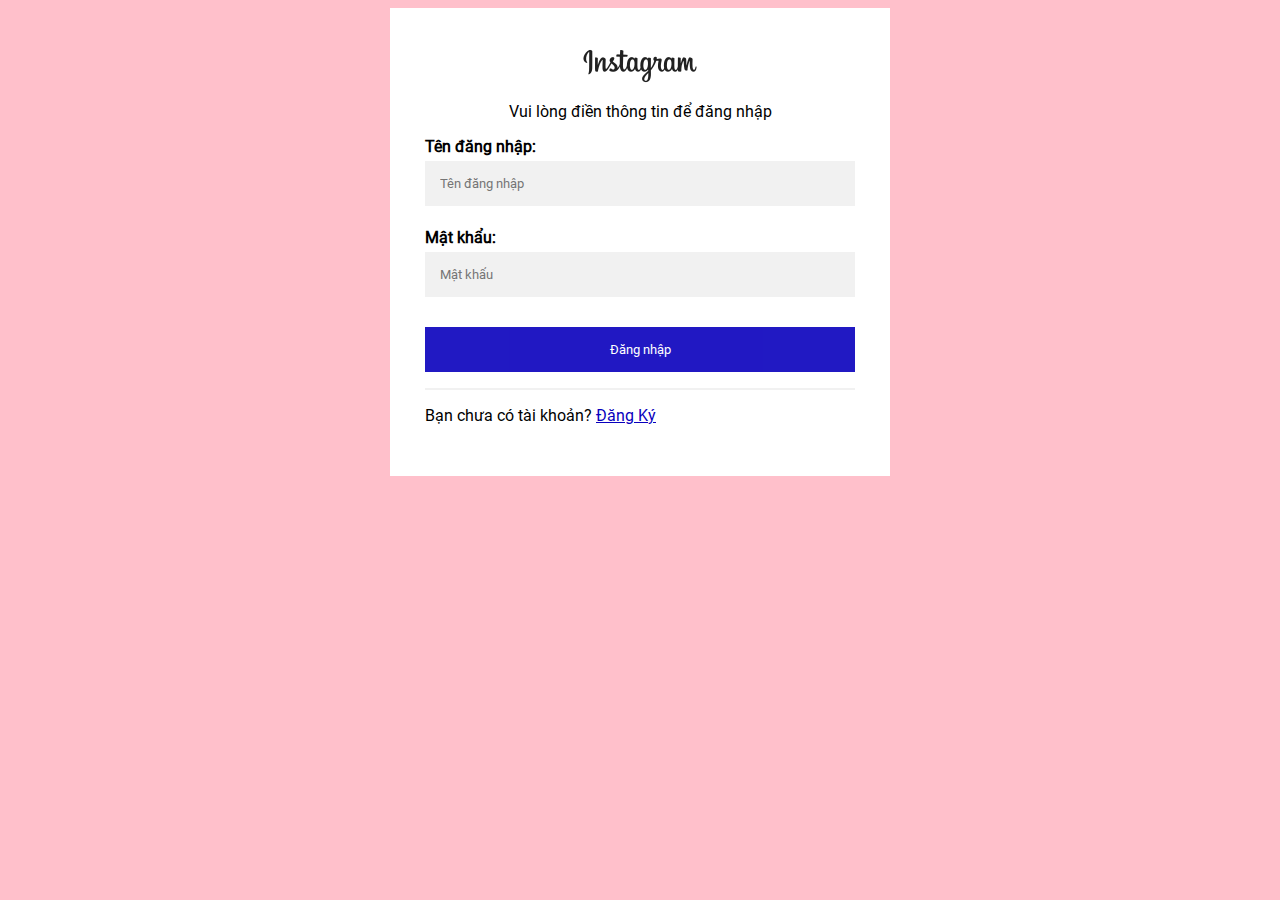
<file: index.html>
<html>

<head>
    <meta charset="utf-8">
    <link rel="stylesheet" href="./css/index.css" />
    <script></script>
</head>

<body>

    <form action="" method="POST">

        <div class="register">
            <div class="logo">
                <img src="img/logo_ig.png" class="logo" alt="" />
                <p>Vui lòng điền thông tin để đăng nhập</p>
            </div>

            <label for="username"><b>Tên đăng nhập:</b></label>
            <input type="text" placeholder="Tên đăng nhập" name="username" class="username">
            <label for="password"><b>Mật khẩu:</b></label>
            <input type="password" placeholder="Mật khẩu" name="password" class="password">

            <button type="submit" class="btnLogin" onclick="login();">Đăng nhập</button>
            <hr>
            <div class="input-signup">
                <p>Bạn chưa có tài khoản? <a href="./sign_up.html">Đăng Ký</a></p>
            </div>
        </div>

    </form>
</body>
<script src="./js/index.js"></script>

</html>
</file>
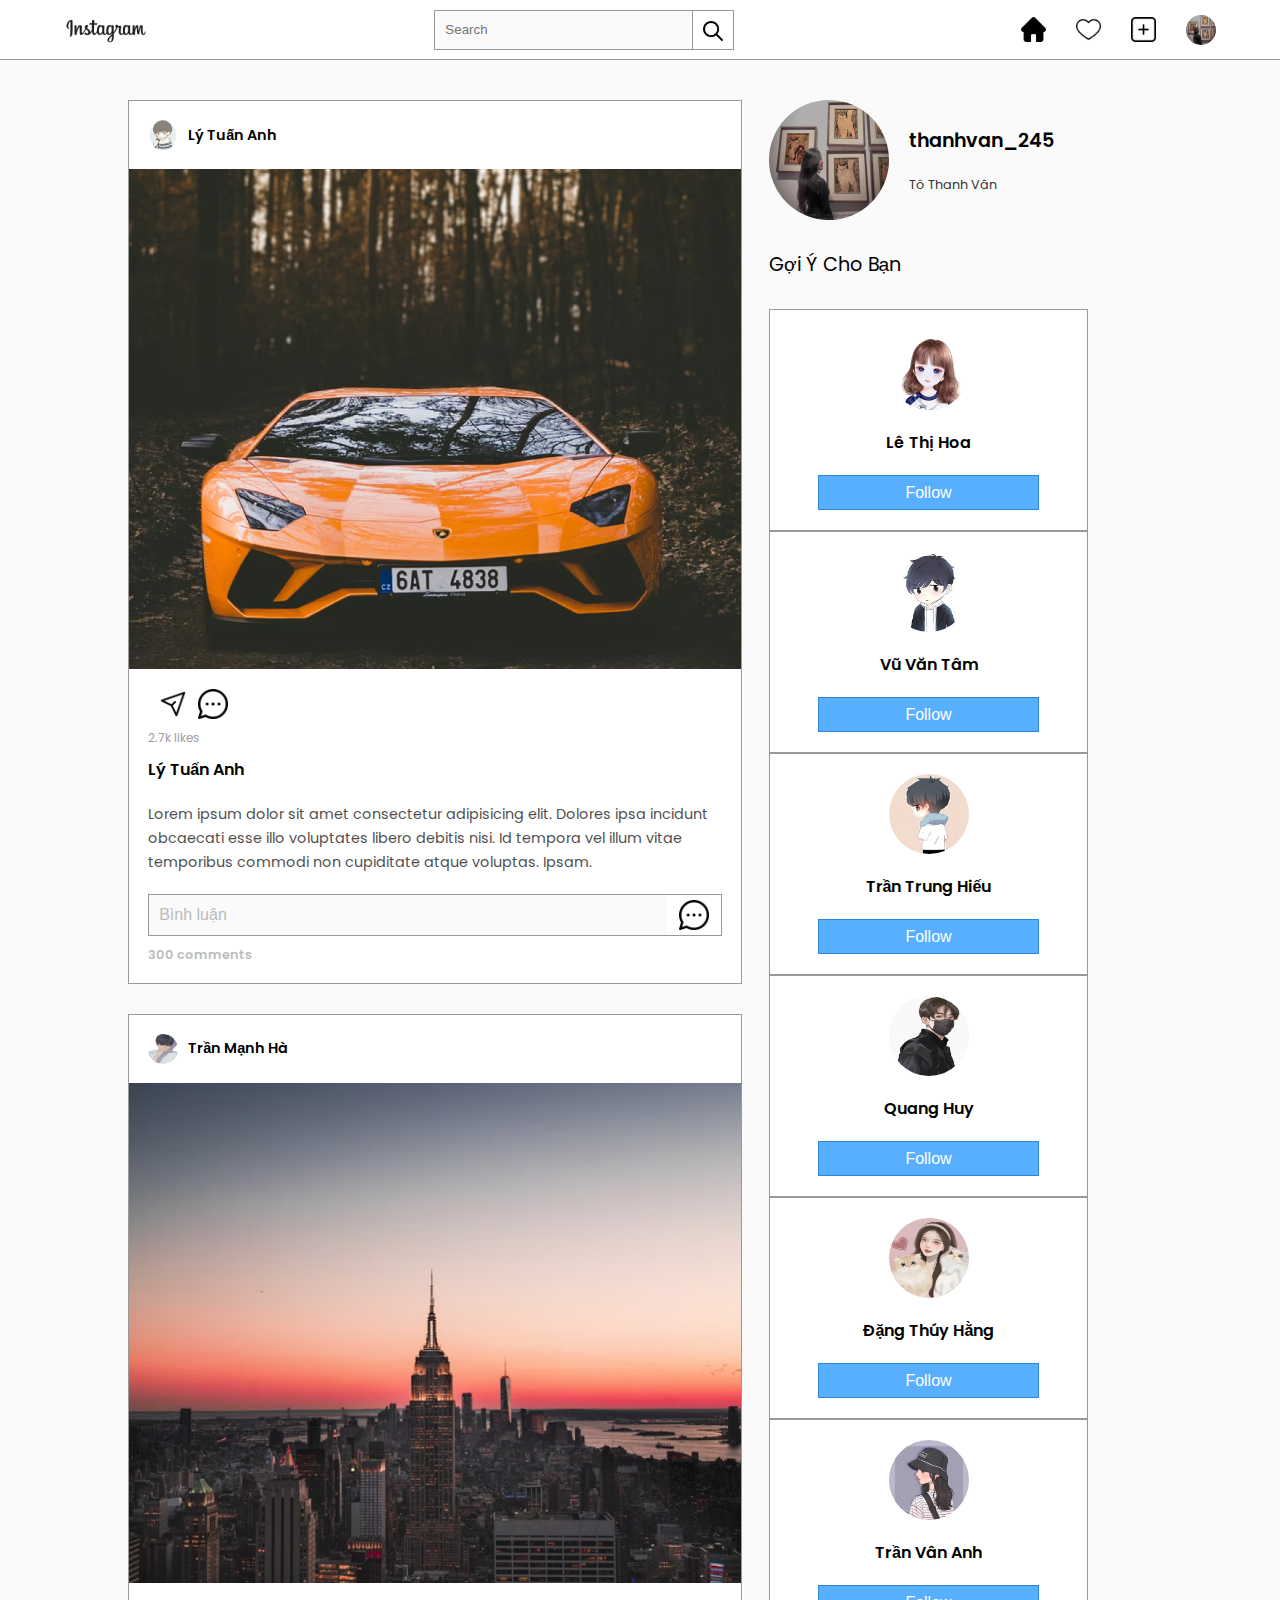
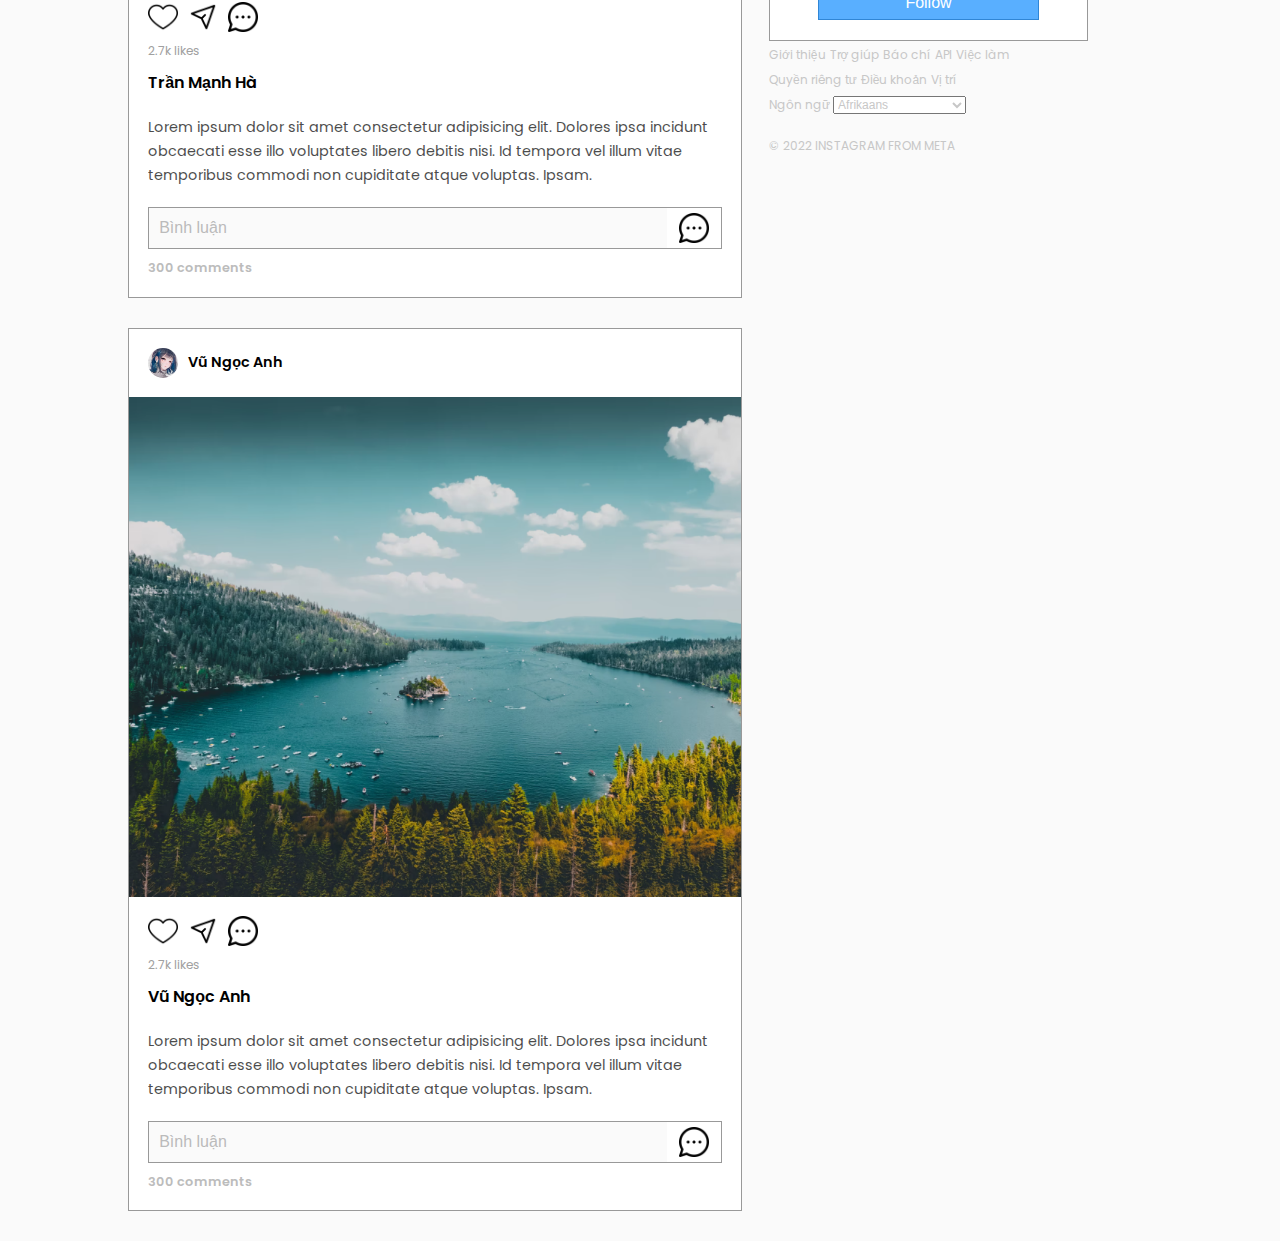
<file: home.html>
<!DOCTYPE html>
<html lang="en">

<head>
    <meta charset="UTF-8" />
    <meta http-equiv="X-UA-Compatible" content="IE=edge" />
    <meta name="viewport" content="width=device-width, initial-scale=1.0" />
    <title>MeiBo</title>

    <link href="https://fonts.googleapis.com/css2?family=Poppins:wght@400;500;600&display=swap" rel="stylesheet" />
    <link rel="stylesheet" href="css/home.css" />
    <!--<linkl rel="stylesheet" href="https://cdnjs.cloudflare.com/ajax/libs/font-awesome/6.2.0/css/all.min.css?fbclid=IwAR3EJeESrZNkqrxdcHBiPWRizqS9qOAC9x2pk9y7wqJoox27mmYKzLcHvLrU"-->
</head>

<body>
    <!-- 
    ***
    *** HEADER 
    ***
    -->
    <div class="header">
        <!--<img src="img/logo_ig.png" class="logo" alt="" />-->
        <div class="logo">
            <a href="./home.html"><img src="img/logo_ig.png" class="logo" alt="" /></a>
        </div>
        <form class="search-box">
            <input type="text" placeholder="search" name="search-query" id="search-input" />
            <button class="search-btn" type="submit">
                <img src="img/icon/search.png" class="search-icon" alt="" />
            </button>
        </form>
        <div class="nav-links">
            <a href="#" class="nav-links"><img src="img/icon/home-fill.png" class="nav-icon" alt="" /></a>
            <div class="activity-log">
                <img src="img/icon/heart-nofill.png" class="nav-icon" alt="" />
                <div class="activity-container hide">
                    <div class="activity-card">
                        <img src="img/v.jpg" class="user-img" alt="" />
                        <p class="activity">liked your post</p>
                        <img src="img/posts/post1.png" class="activity-post" alt="" />
                    </div>
                    <div class="activity-card">
                        <img src="img/user2.jpg" class="user-img" alt="" />
                        <p class="activity">liked your post</p>
                        <img src="img/posts/post1.png" class="activity-post" alt="" />
                    </div>
                    <div class="activity-card">
                        <img src="img/1.jpg" class="user-img" alt="" />
                        <p class="activity">liked your post</p>
                        <img src="img/posts/post1.png" class="activity-post" alt="" />
                    </div>
                    <div class="activity-card">
                        <img src="img/user3.jpg" class="user-img" alt="" />
                        <p class="activity">liked your post</p>
                        <img src="img/posts/post1.png" class="activity-post" alt="" />
                    </div>
                </div>
            </div>
            <a href="#" class="nav-links"><img src="img/icon/add-nofill.png" class="nav-icon" alt="" /></a>
            <a href="#" class="nav-links"><img src="img/1.jpg" class="nav-icon user-profile" alt="" /></a>
        </div>
    </div>

    <!-- 
    ***
    *** MAIN 
    ***
    -->
    <div class="main">
        <!-- POST -->
        <div class="post-container">
            <div class="post">
                <div class="post-header">
                    <img src="img/user8.jpg" class="user-icon" alt="" />
                    <p class="username">Lý Tuấn Anh</p>
                </div>
                <div class="post-feed">
                    <div class="post-overlays">
                        <img src="img/icon/red-heart.png" class="like-icon" alt="" />
                        <div class="share-window">
                            <h1 class="title">share the post with others</h1>
                            <div class="share-link-container">
                                <input type="text" id="share-link" value="https://www.socialize.com/post/234234234234" disabled />
                                <button class="copy-btn">copy</button>
                            </div>
                        </div>
                    </div>
                    <div class="post-img-container">
                        <img src="img/posts/post1.png" alt="" />
                        <img src="img/posts/post2.png" alt="" />
                        <img src="img/posts/post3.png" alt="" />
                        <img src="img/posts/post4.png" alt="" />
                        <img src="img/posts/post5.png" alt="" />
                    </div>
                </div>
                <div class="post-detail">
                    <div class="detail-intracables">
                        <i class="fas fa-heart"></i>
                        <!--<img src="img/icon/heart-nofill.png" class="like-btn" alt="" />-->
                        <img src="img/icon/send-nofill.png" class="send-btn" alt="" />
                        <img src="img/icon/comment-nofill.png" class="comment-btn" alt="" />
                    </div>
                    <span class="likes">2.7k likes</span>
                    <p class="username">Lý Tuấn Anh</p>
                    <p class="post-des">
                        Lorem ipsum dolor sit amet consectetur adipisicing elit. Dolores ipsa incidunt obcaecati esse illo voluptates libero debitis nisi. Id tempora vel illum vitae temporibus commodi non cupiditate atque voluptas. Ipsam.
                    </p>

                    <div class="comment-box">
                        <input type="text" id="comment-input" placeholder="Bình luận" />
                        <button class="add-comment-btn">
                            <img src="img/icon/comment-nofill.png" alt="" />
                        </button>
                    </div>

                    <span class="comment-count">300 comments</span>
                </div>
            </div>
            <div class="post">
                <div class="post-header">
                    <img src="img/user9.jpg" class="user-icon" alt="" />
                    <p class="username">Trần Mạnh Hà</p>
                </div>
                <div class="post-feed">
                    <div class="post-overlays">
                        <img src="img/icon/red-heart.png" class="like-icon" alt="" />
                        <div class="share-window">
                            <h1 class="title">share the post with others</h1>
                            <div class="share-link-container">
                                <input type="text" id="share-link" value="https://www.socialize.com/post/234234234234" disabled />
                                <button class="copy-btn">copy</button>
                            </div>
                        </div>
                    </div>
                    <div class="post-img-container">
                        <img src="img/post2.png" alt="" />
                    </div>
                </div>
                <div class="post-detail">
                    <div class="detail-intracables">
                        <img src="img/icon/heart-nofill.png" class="like-btn" alt="" />
                        <img src="img/icon/send-nofill.png" class="send-btn" alt="" />
                        <img src="img/icon/comment-nofill.png" class="comment-btn" alt="" />
                    </div>
                    <span class="likes">2.7k likes</span>
                    <p class="username">Trần Mạnh Hà</p>
                    <p class="post-des">
                        Lorem ipsum dolor sit amet consectetur adipisicing elit. Dolores ipsa incidunt obcaecati esse illo voluptates libero debitis nisi. Id tempora vel illum vitae temporibus commodi non cupiditate atque voluptas. Ipsam.
                    </p>

                    <div class="comment-box">
                        <input type="text" id="comment-input" placeholder="Bình luận" />
                        <button class="add-comment-btn">
                            <img src="img/icon/comment-nofill.png" alt="" />
                        </button>
                    </div>

                    <span class="comment-count">300 comments</span>
                </div>
            </div>
            <div class="post">
                <div class="post-header">
                    <img src="img/user10.jpeg" class="user-icon" alt="" />
                    <p class="username">Vũ Ngọc Anh</p>
                </div>
                <div class="post-feed">
                    <div class="post-overlays">
                        <img src="img/icon/red-heart.png" class="like-icon" alt="" />
                        <div class="share-window">
                            <h1 class="title">share the post with others</h1>
                            <div class="share-link-container">
                                <input type="text" id="share-link" value="https://www.socialize.com/post/234234234234" disabled />
                                <button class="copy-btn">copy</button>
                            </div>
                        </div>
                    </div>
                    <div class="post-img-container">
                        <img src="img/post3.png" alt="" />
                    </div>
                </div>
                <div class="post-detail">
                    <div class="detail-intracables">
                        <img src="img/icon/heart-nofill.png" class="like-btn" alt="" />
                        <img src="img/icon/send-nofill.png" class="send-btn" alt="" />
                        <img src="img/icon/comment-nofill.png" class="comment-btn" alt="" />
                    </div>
                    <span class="likes">2.7k likes</span>
                    <p class="username">Vũ Ngọc Anh</p>
                    <p class="post-des">
                        Lorem ipsum dolor sit amet consectetur adipisicing elit. Dolores ipsa incidunt obcaecati esse illo voluptates libero debitis nisi. Id tempora vel illum vitae temporibus commodi non cupiditate atque voluptas. Ipsam.
                    </p>

                    <div class="comment-box">
                        <input type="text" id="comment-input" placeholder="Bình luận" />
                        <button class="add-comment-btn">
                            <img src="img/icon/comment-nofill.png" alt="" />
                        </button>
                    </div>

                    <span class="comment-count">300 comments</span>
                </div>
            </div>
        </div>
    </div>

    <!-- 
    ***
    *** FOOTER 
    ***
    -->
    <div class="footer">

        <!-- MAIN RIGHT -->
        <div class="user-about-section">
            <div class="user-info">
                <img src="img/1.jpg" class="user-dp" alt="" />
                <div class="info-container">
                    <h1 class="name">thanhvan_245</h1>
                    <p>
                        Tô Thanh Vân
                    </p>
                </div>
            </div>
            <h1 class="suggestion-heading">Gợi ý cho bạn</h1>
            <div class="suggestion-container">
                <div class="user-card">
                    <img src="img/user1.jpg" class="user-dp" alt="" />
                    <p class="username">Lê Thị Hoa</p>
                    <button class="follow-btn">follow</button>
                </div>
                <div class="user-card">
                    <img src="img/user2.jpg" class="user-dp" alt="" />
                    <p class="username">Vũ Văn Tâm</p>
                    <button class="follow-btn">follow</button>
                </div>
                <div class="user-card">
                    <img src="img/user3.jpg" class="user-dp" alt="" />
                    <p class="username">Trần Trung Hiếu</p>
                    <button class="follow-btn">follow</button>
                </div>
                <div class="user-card">
                    <img src="img/user4.jpg" class="user-dp" alt="" />
                    <p class="username">Quang Huy</p>
                    <button class="follow-btn">follow</button>
                </div>
                <div class="user-card">
                    <img src="img/user5.jpg" class="user-dp" alt="" />
                    <p class="username">Đặng Thúy Hằng</p>
                    <button class="follow-btn">follow</button>
                </div>
                <div class="user-card">
                    <img src="img/user6.jpg" class="user-dp" alt="" />
                    <p class="username">Trần Vân Anh</p>
                    <button class="follow-btn">follow</button>
                </div>
            </div>
        </div>

        <!-- COPYRIGHT -->
        <div class="footer-content">

            <ul class="footer-links">
                <li class="footer-link">
                    <a class="link" href="https://about.instagram.com/" target="_blank">
                        <span>Giới thiệu</span>
                    </a>
                </li>
                <li class="footer-link"><a class="link" href="https://help.instagram.com/" target="_blank"><span>Trợ
                            giúp</span></a></li>
                <li class="footer-link"><a class="link" href="https://about.instagram.com/blog/" target="_blank"><span>Báo chí</span></a></li>
                <li class="footer-link"><a class="link" href="https://developers.facebook.com/docs/instagram" target="_blank"><span>API</span></a></li>
                <li class="footer-link"><a class="link" href="/about/jobs/" target="_blank"><span>Việc làm</span></a>
                </li>
                <li class="footer-link"><a class="link" href="/legal/privacy/" target="_blank"><span>Quyền riêng
                            tư</span></a></li>
                <li class="footer-link"><a class="link" href="/legal/terms/" target="_blank"><span>Điều khoản</span></a>
                </li>
                <li class="footer-link"><a class="link" href="/explore/locations/" target="_blank"><span>Vị
                            trí</span></a></li>
                <li class="footer-link">
                    <span class="language"><span class="language-title">Ngôn ngữ</span>
                    <select aria-label="Chuyển ngôn ngữ hiển thị" class="language-select">
                            <option value="af">Afrikaans</option>
                            <option value="cs">Čeština</option>
                            <option value="da">Dansk</option>
                            <option value="de">Deutsch</option>
                            <option value="el">Ελληνικά</option>
                            <option value="en">English</option>
                            <option value="en-gb">English (UK)</option>
                            <option value="es">Español (España)</option>
                            <option value="es-la">Español</option>
                            <option value="fi">Suomi</option>
                            <option value="fr">Français</option>
                            <option value="id">Bahasa Indonesia</option>
                            <option value="it">Italiano</option>
                            <option value="ja">日本語</option>
                            <option value="ko">한국어</option>
                            <option value="ms">Bahasa Melayu</option>
                            <option value="nb">Norsk</option>
                            <option value="nl">Nederlands</option>
                            <option value="pl">Polski</option>
                            <option value="pt-br">Português (Brasil)</option>
                            <option value="pt">Português (Portugal)</option>
                            <option value="ru">Русский</option>
                            <option value="sv">Svenska</option>
                            <option value="th">ภาษาไทย</option>
                            <option value="tl">Filipino</option>
                            <option value="tr">Türkçe</option>
                            <option value="zh-cn">中文(简体)</option>
                            <option value="zh-tw">中文(台灣)</option>
                            <option value="bn">বাংলা</option>
                            <option value="gu">ગુજરાતી</option>
                            <option value="hi">हिन्दी</option>
                            <option value="hr">Hrvatski</option>
                            <option value="hu">Magyar</option>
                            <option value="kn">ಕನ್ನಡ</option>
                            <option value="ml">മലയാളം</option>
                            <option value="mr">मराठी</option>
                            <option value="ne">नेपाली</option>
                            <option value="pa">ਪੰਜਾਬੀ</option>
                            <option value="si">සිංහල</option>
                            <option value="sk">Slovenčina</option>
                            <option value="ta">தமிழ்</option>
                            <option value="te">తెలుగు</option>
                            <option value="vi">Tiếng Việt</option>
                            <option value="zh-hk">中文(香港)</option>
                            <option value="bg">Български</option>
                            <option value="fr-ca">Français (Canada)</option>
                            <option value="ro">Română</option>
                            <option value="sr">Српски</option>
                            <option value="uk">Українська</option>
                        </select>
                    </span>
                </li>
            </ul>

            <span class="copyright">© 2022 Instagram from Meta</span>
        </div>
    </div>

</body>

</html>

</html>
</file>
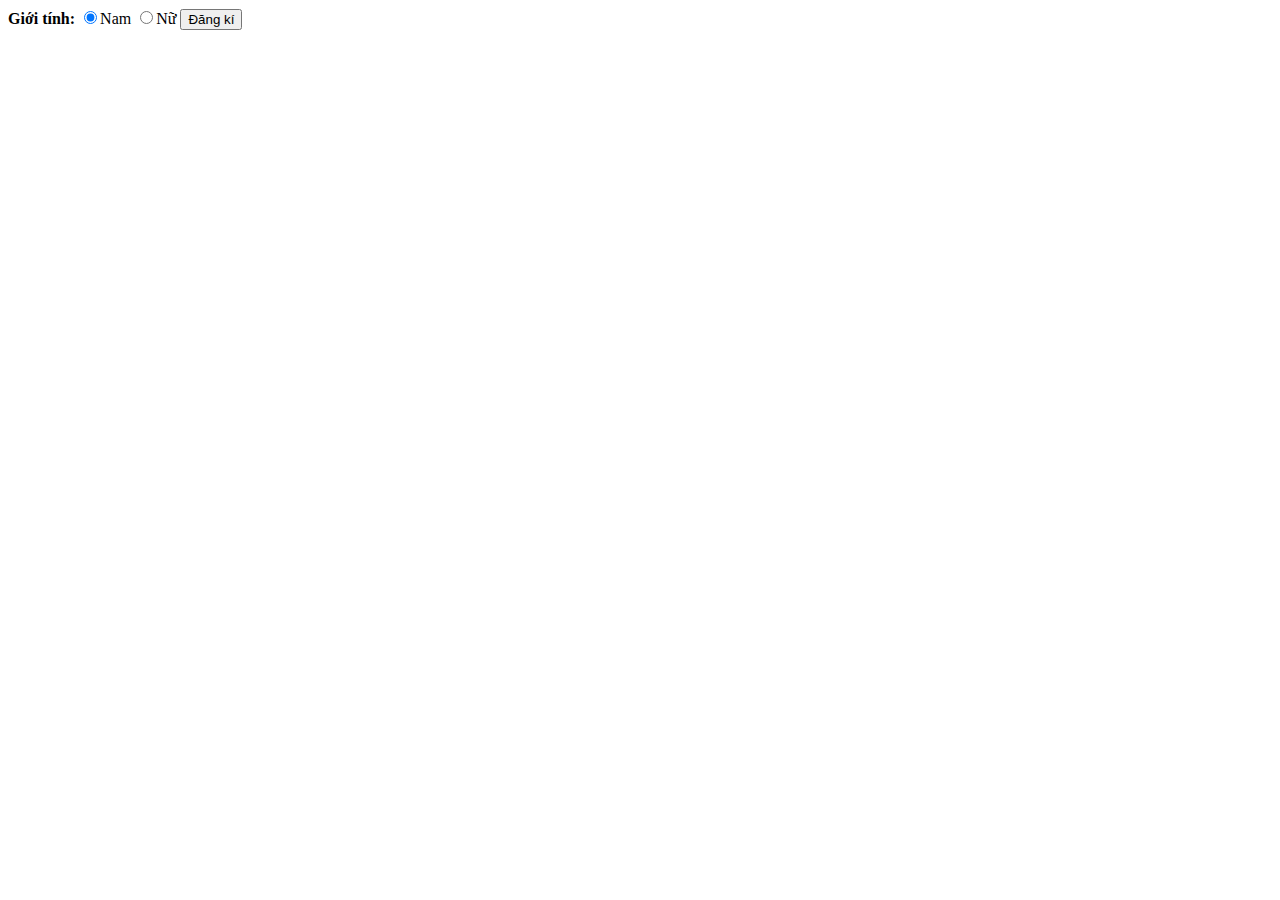
<file: info.html>
<!DOCTYPE html>
<html lang="en">

<head>
    <meta charset="UTF-8">
    <meta http-equiv="X-UA-Compatible" content="IE=edge">
    <meta name="viewport" content="width=device-width, initial-scale=1.0">
    <title>Document</title>
</head>

<body>

    <form action="" method="POST">
        <label for="gioitinh"><b>Giới tính:</b></label>
        <input type="radio" name="gender" class="nam" value="Nam" checked/>Nam
        <input type="radio" name="gender" class="nu" value="Nữ" />Nữ


        <button type="submit" class="btnRegister" onclick="getinfo();">Đăng kí</button>
    </form>
</body>
<script>
    function getinfo() {
        var gender = document.getElementsByName("gender");
        var genders = "";
        for (var i = 0; i < gender.length; i++) {
            if (gender[i].checked == true) {
                genders = gender[i].value;
            }
        }

    }
</script>

</html>
</file>
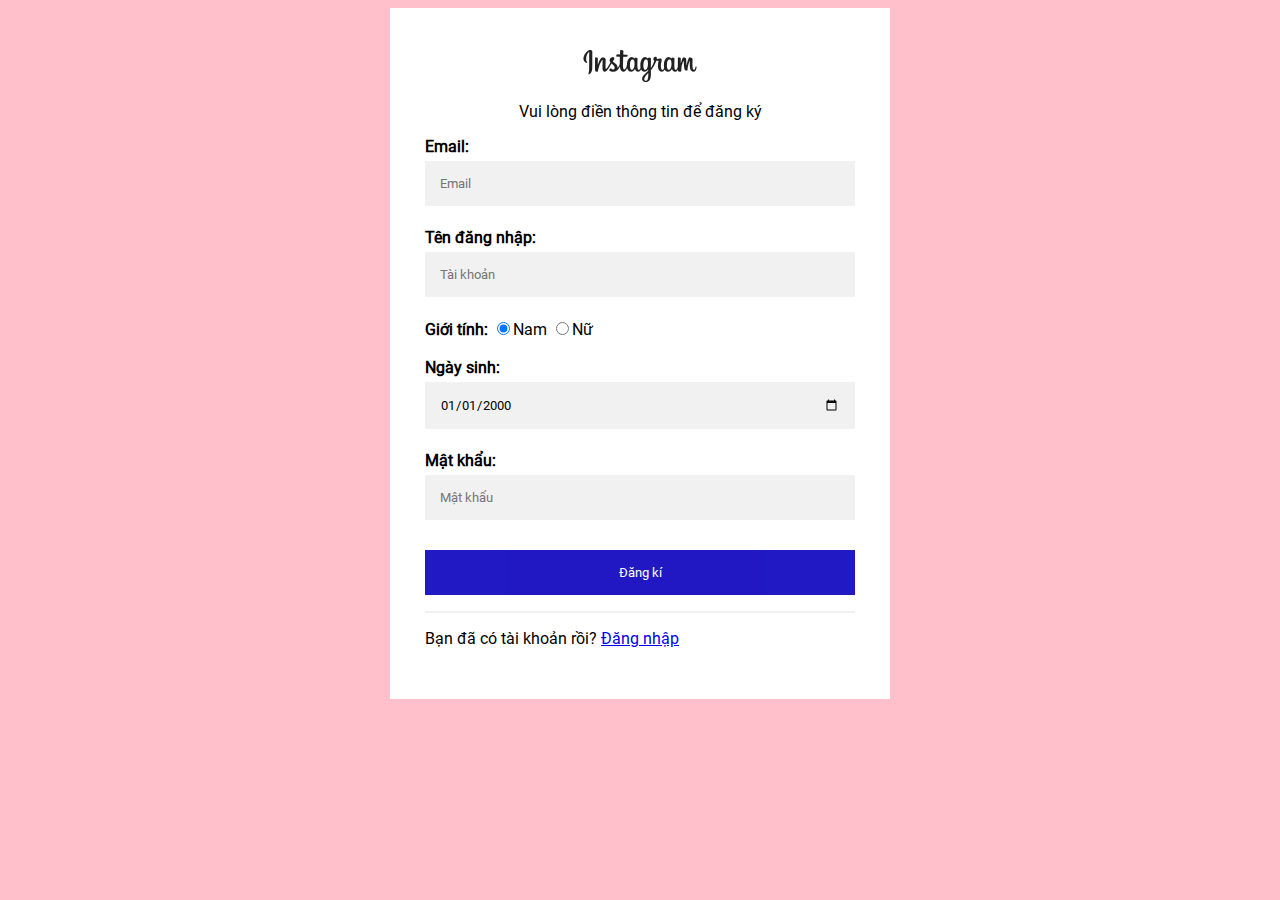
<file: sign_up.html>
<html>

<head>
    <meta charset="utf-8" />
    <link rel="stylesheet" href="./css/index.css" />
</head>

<body>

    <form action="" method="POST">
        <div class="register">
            <div class="logo">
                <img src="img/logo_ig.png" class="logo" alt="" />
                <p>Vui lòng điền thông tin để đăng ký</p>
            </div>
            <label for="name"><b>Email:</b></label>
            <input type="text" placeholder="Email" name="email" class="email" />
            <label for="username"><b>Tên đăng nhập:</b></label>
            <input type="text" placeholder="Tài khoản" name="username" class="username" />

            <label for="gioitinh"><b>Giới tính:</b></label>
            <input type="radio" name="gender" class="nam" value="Nam" checked/>Nam
            <input type="radio" name="gender" class="nu" value="Nữ" />Nữ
            <br>
            <br>
            <label for="birthday"><b>Ngày sinh:</b></label>
            <input type="date" name="birthday" value="2000-01-01" min="1900-01-01" max="2050-01-01" />
            <label for="password"><b>Mật khẩu:</b></label>
            <input type="password" placeholder="Mật khẩu" name="password" class="password" />
            <!-- <label for="password"><b>Nhập lại mật khẩu:</b></label>
            <input type="password" placeholder="Nhập lại mật khẩu" name="password-repeat" id="password-nl"> -->

            <button type="submit" class="btnRegister" onclick="register();">Đăng kí</button>
            <hr />
            <div class="input-signin">
                <p>Bạn đã có tài khoản rồi? <a href="./index.html">Đăng nhập</a></p>
            </div>
        </div>
    </form>
</body>

<script src="./js/index.js"></script>



</html>
</file>
<file: css/index.css>
body {
    font-family: Arial, sans-serif;
    background-color: pink;
}

* {
    box-sizing: border-box;
    font-family: roboto;
}

@font-face {
    font-family: roboto;
    src: url(../fonts/Roboto-Regular.woff2);
}

@font-face {
    font-family: poppins;
    src: url(../fonts/Poppins-Regular.woff2);
}

.logo {
    text-align: center;
}

.register {
    max-width: 500px;
    padding: 35px;
    margin: 0 auto;
    background-color: white;
}

input[type=text],
input[type=password],
input[type=date] {
    width: 100%;
    padding: 15px;
    margin: 5px 0 22px 0;
    display: inline-block;
    border: none;
    background: #f1f1f1;
}

input[type=text]:focus,
input[type=password]:focus {
    background-color: #ddd;
    outline: none;
}

hr {
    border: 1px solid #f1f1f1;
}

.btnLogin,
.btnRegister {
    background-color: #0900bd;
    color: white;
    padding: 15px 18px;
    margin: 8px 0;
    border: none;
    cursor: pointer;
    width: 100%;
    opacity: 0.9;
}

.btnLogin:hover,
.btnRegister:hover {
    opacity: 1;
}

.input-signup p a {
    color: #0900bd;
    font-family: roboto;
}

.input-signin,
.input-signup {
    font-family: 'Lucida Sans', 'Lucida Sans Regular', 'Lucida Grande', 'Lucida Sans Unicode', Geneva, Verdana, sans-serif;
    font-weight: 500;
}
</file>
<file: css/home.css>
* {
    margin: 0;
    padding: 0;
    box-sizing: border-box;
}

body {
    width: 100%;
    position: relative;
    font-family: 'poppins', sans-serif;
    background: #fafafa;
}

.header {
    width: 100%;
    height: 60px;
    position: fixed;
    top: 0;
    left: 0;
    z-index: 9;
    background: #fff;
    border-bottom: 1px solid #999;
    padding: 10px 5vw;
    display: flex;
    align-items: center;
    justify-content: space-between;
}

.logo {
    height: 30px;
    font-size: 30px;
    font-family: 'Trebuchet MS', 'Lucida Sans Unicode', 'Lucida Grande', 'Lucida Sans', sans-serif;
}

.search-box {
    width: 300px;
    height: 40px;
    display: flex;
}

#search-input {
    width: 260px;
    height: 100%;
    background: #fafafa;
    border: 1px solid #999;
    padding: 10px;
    text-transform: capitalize;
}

.search-btn {
    background: #fff;
    cursor: pointer;
    border: 1px solid #999;
    border-left: none;
    padding: 10px;
}

.search-icon {
    width: 20px;
    height: 20px;
}

.nav-links {
    display: flex;
    align-items: center;
    gap: 30px;
}

.nav-icon {
    width: 25px;
    height: 25px;
    cursor: pointer;
}

.user-profile {
    width: 30px;
    height: 30px;
    border-radius: 50%;
}

.activity-log {
    position: relative;
    height: 25px;
}

.activity-container {
    width: 350px;
    height: auto;
    max-height: 300px;
    position: absolute;
    top: 200%;
    right: 0;
    background: #fff;
    border: 1px solid #999;
}

.activity-card {
    width: 100%;
    display: flex;
    justify-content: space-between;
    align-items: center;
    padding: 10px;
    padding-bottom: 0;
    margin-bottom: 10px;
    cursor: pointer;
}

.activity-card:hover {
    background: #fafafa;
}

.activity-container.hide {
    pointer-events: none;
    opacity: 0;
}

.user-img {
    width: 50px;
    height: 50px;
    border-radius: 50%;
}

.activity {
    width: 200px;
    font-size: 1rem;
}

.activity-post {
    width: 50px;
    height: 50px;
    object-fit: cover;
}


/* main */

.main {
    width: 80%;
    position: relative;
    margin-top: 100px;
    margin-right: auto;
    margin-left: auto;
    /* padding: 0 10vw 100px; */
    gap: 50px;
}


/* post  */

.post-container {
    width: 60%;
}

.post {
    width: 100%;
    border: 1px solid #999;
    background: #fff;
    margin-bottom: 30px;
}

.post-header {
    display: flex;
    align-items: center;
    padding: 1.2rem;
    gap: 10px;
}

.post-header .user-icon {
    width: 30px;
    height: 30px;
    border-radius: 50%;
}

.post-header .username {
    font-size: .9rem;
    font-weight: 600;
}

.post-feed {
    width: 100%;
    height: 500px;
    position: relative;
}

.post-img-container {
    width: 100%;
    height: 100%;
    display: flex;
    overflow: hidden;
}

.post-img-container img {
    min-width: 100%;
    height: 100%;
    object-fit: cover;
    transition: .5s;
}

.post-detail {
    padding: 1.2rem;
}

.detail-intracables {
    display: flex;
    gap: 10px;
}

.detail-intracables img {
    width: 30px;
    height: 30px;
    cursor: pointer;
}

.likes {
    color: #a0a0a0;
    display: flex;
    margin: 10px 0;
}

.post .username {
    font-weight: 600;
}

.post-des {
    margin: 20px 0;
    font-size: .9rem;
    line-height: 1.5rem;
    opacity: 0.7;
}

.comment-box {
    width: 100%;
    height: 42px;
    display: flex;
    border: 1px solid #999;
}

#comment-input {
    width: 100%;
    height: 40px;
    background: #fafafa;
    border: none;
    padding: 10px;
    line-height: 40px;
    z-index: 2;
    font-size: 1rem;
}

#comment-input::placeholder {
    color: #bbb;
}

#comment-input:focus {
    outline: 1px solid #2f2f2f;
}

.add-comment-btn {
    display: flex;
    justify-content: center;
    align-items: center;
    width: 60px;
    height: 40px;
    cursor: pointer;
    border: none;
    outline: none;
    background: #fff;
}

.add-comment-btn img {
    width: 30px;
    height: 30px;
}

.comment-count {
    font-weight: 600;
    color: #a0a0a0;
    font-size: .8rem;
    display: flex;
    margin-top: 10px;
    opacity: 0.7;
}

.post-overlays {
    position: absolute;
    width: 100%;
    height: 100%;
    display: flex;
    justify-content: center;
    align-items: center;
    pointer-events: none;
}

.like-icon {
    width: 200px;
    opacity: 0;
    transition: .5s;
}

.like-icon.show {
    opacity: 1;
    animation: popup 2s forwards 1;
}

.share-window {
    position: absolute;
    top: 50%;
    left: 50%;
    transform: translate(-50%, -50%);
    background: #fff;
    padding: 20px;
    width: 70%;
    transition: .5s;
    opacity: 0;
}

.share-window.active {
    opacity: 1;
    pointer-events: all;
}

.share-window .title {
    font-size: 1rem;
    font-weight: 500;
    text-transform: capitalize;
    margin-bottom: 20px;
}

.share-link-container {
    width: 100%;
    display: flex;
    border: 1px solid #999;
}

#share-link {
    height: 40px;
    padding: 10px;
    background: #fafafa;
    border: none;
    color: #999;
    width: 100%;
}

.copy-btn {
    background: #80c2ff88;
    border: none;
    outline: none;
    cursor: pointer;
    color: #80c2ff;
    text-transform: capitalize;
    width: 100px;
}


/* footer */

.footer {
    position: absolute;
    top: 0;
    right: 15%;
    max-width: 319px;
}

.footer .user-info {
    width: 100%;
    display: flex;
    align-items: center;
    gap: 20px;
}

.user-dp {
    width: 120px;
    height: 120px;
    border-radius: 50%;
}

.name {
    font-size: 1.2rem;
    font-weight: 600;
    margin-bottom: 20px;
}

.info-container p {
    font-size: .8rem;
    line-height: 1.2rem;
    opacity: 0.8;
}

.suggestion-heading {
    font-weight: 400;
    font-size: 1.2rem;
    margin: 30px 0;
    text-transform: capitalize;
}

.suggestion-container {}

.user-card {
    min-width: 150px;
    background: #fff;
    padding: 20px;
    border: 1px solid #999;
}

.user-card .user-dp {
    width: 80px;
    height: 80px;
    display: block;
    margin: auto;
}

.user-card .username {
    text-align: center;
    font-size: 1rem;
    font-weight: 600;
    margin: 20px 0;
    text-transform: capitalize;
}

.follow-btn {
    display: block;
    margin: auto;
    width: 80%;
    height: 35px;
    background: #59afff;
    color: #fff;
    font-size: 1rem;
    text-transform: capitalize;
    border: 1px solid #3086d6;
    cursor: pointer;
}


/* Copyright */

.footer-content ul {
    margin-bottom: 16px;
}

.footer-content ul li {
    display: inline-block;
}

.footer-content ul li a,
span,
select {
    text-decoration: none;
    color: rgb(199, 199, 199);
    font-size: 12px;
}

.footer-content ul li a:hover {
    text-decoration: underline;
}

.copyright {
    color: rgb(199, 199, 199);
    text-transform: uppercase;
}
</file>
